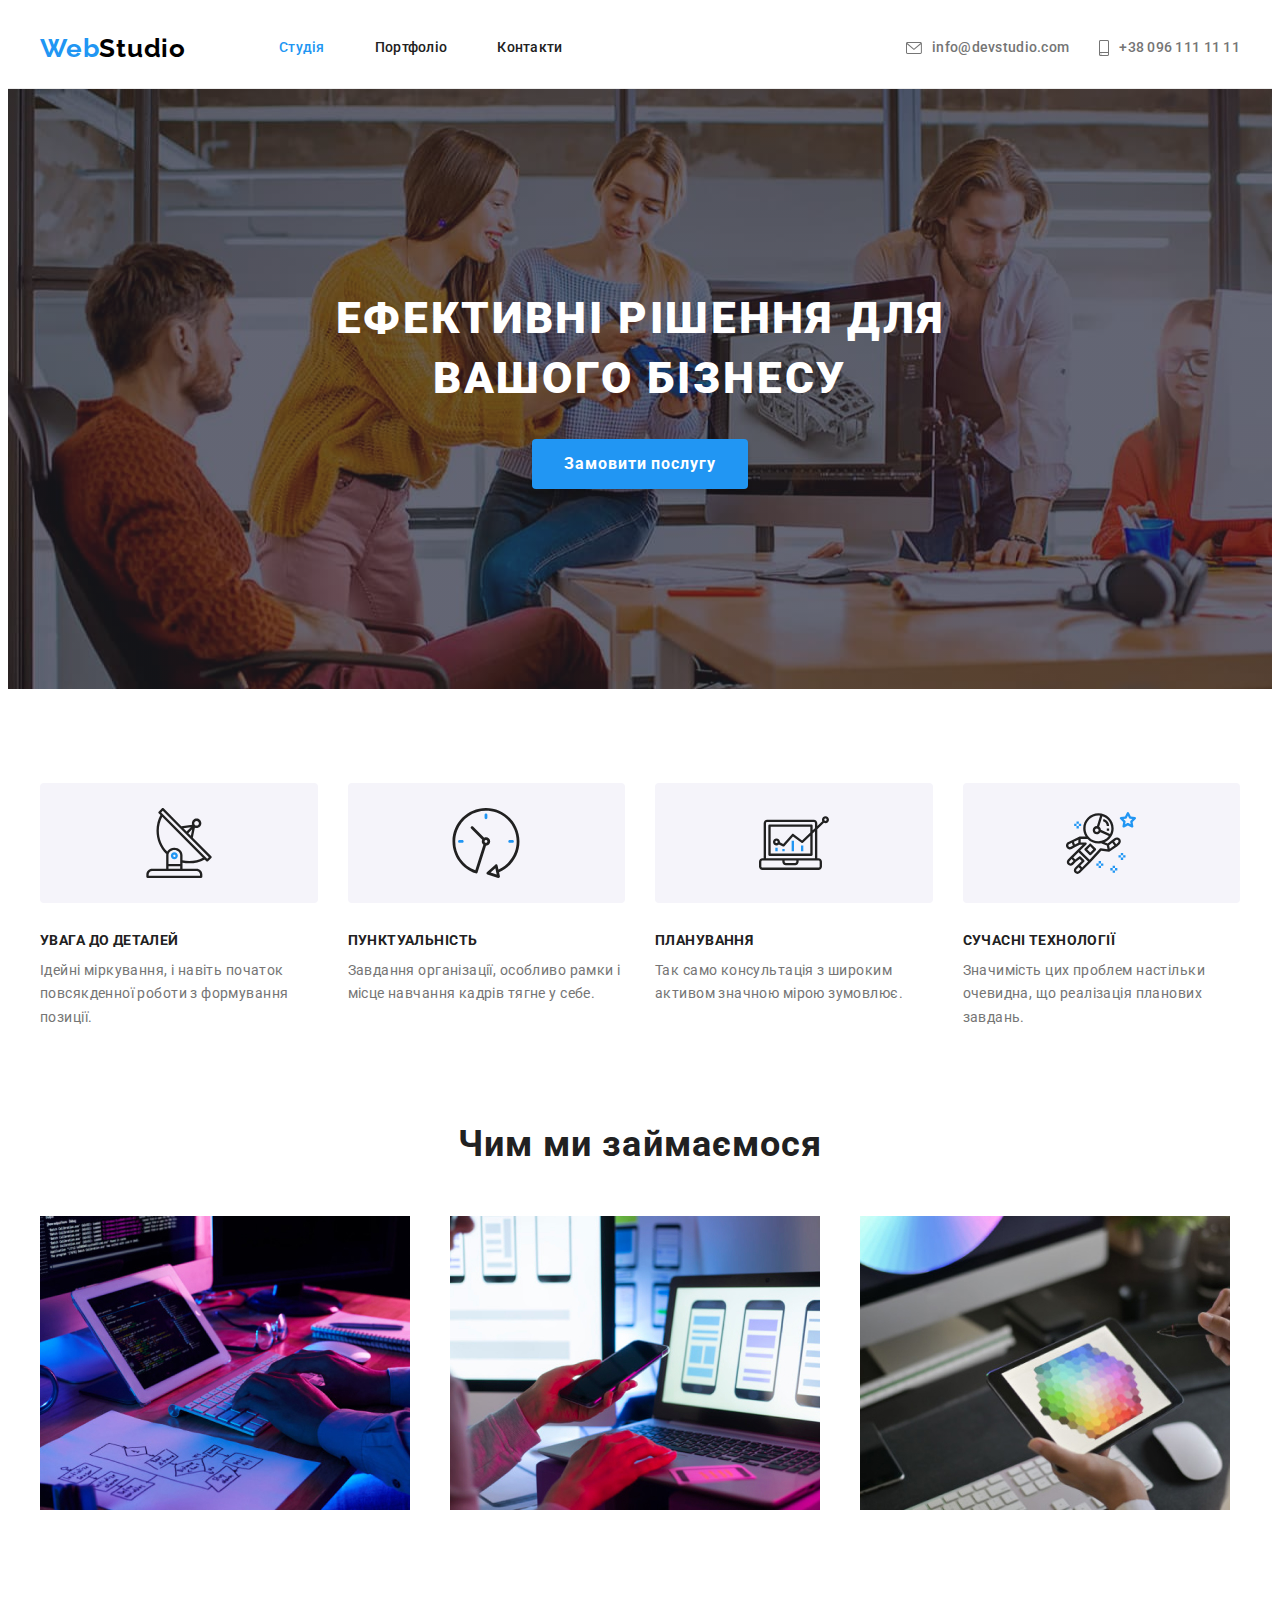
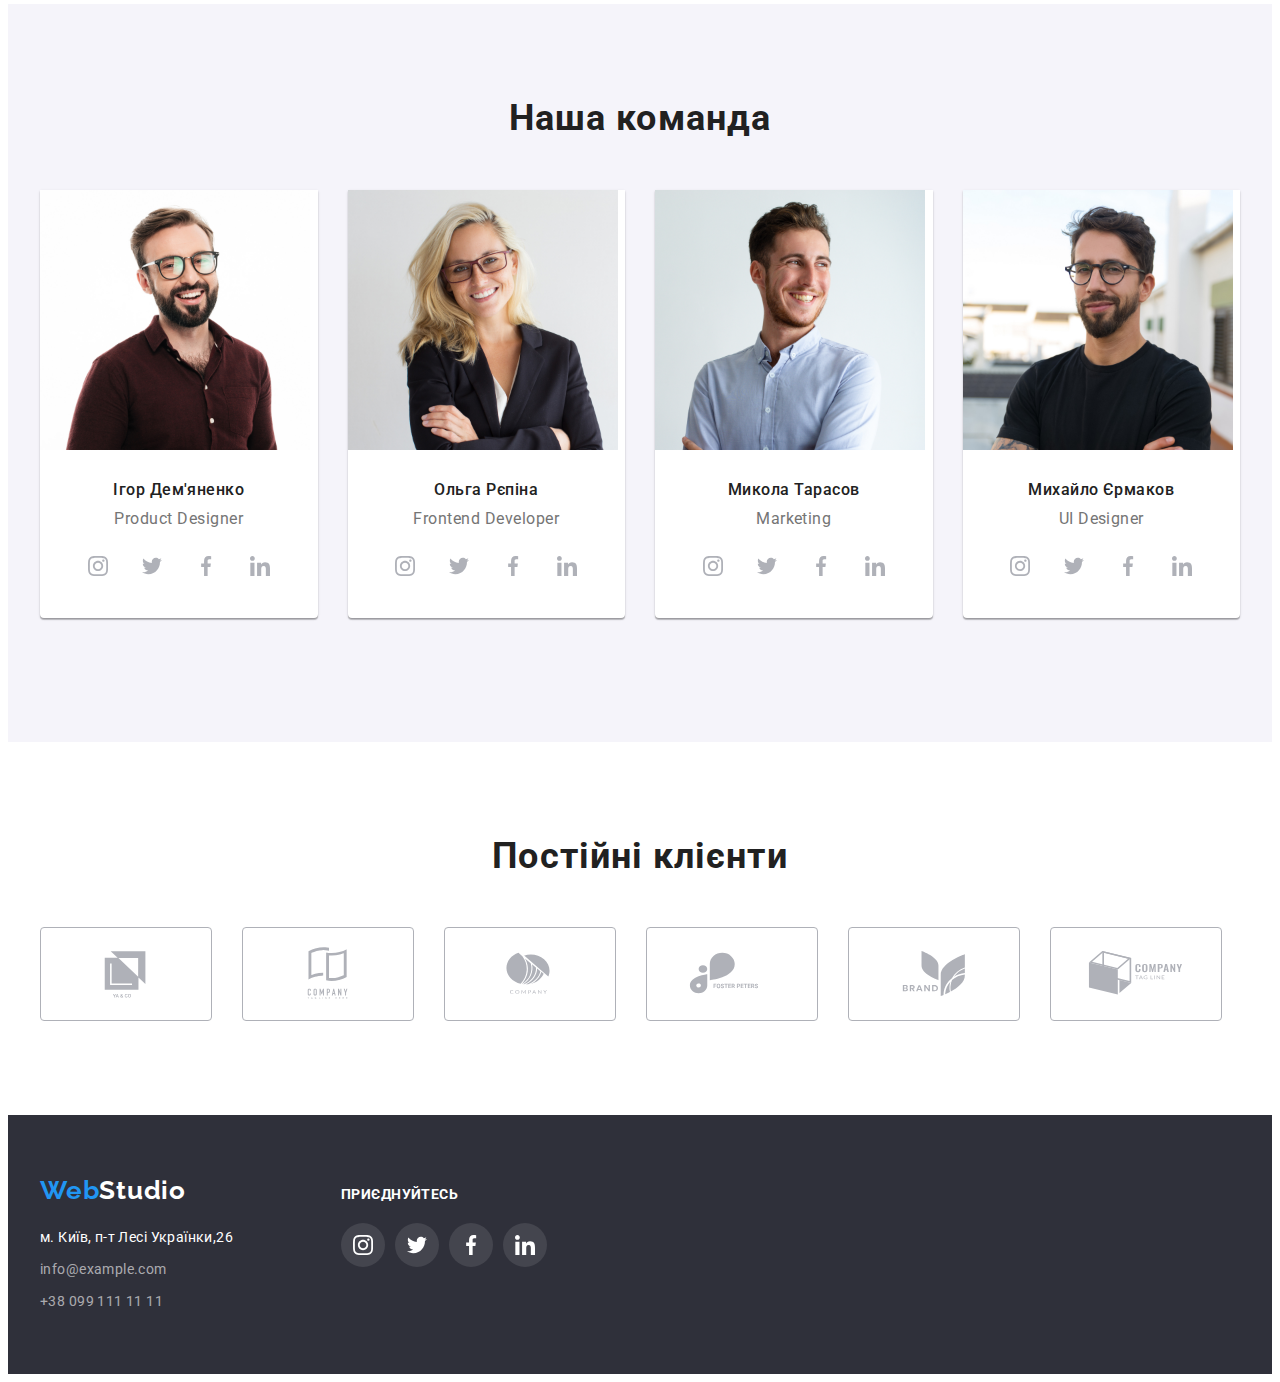
<file: index.html>
<!DOCTYPE html>
<html lang="uk">
  <head>
    <meta charset="UTF-8">
    <meta http-equiv="X-UA-Compatible" content="IE=edge">
    <meta name="viewport" content="width=device-width, initial-scale=1.0">
    <title>WebStudio</title>
    <link rel="preconnect" href="https://fonts.googleapis.com">
    <link rel="preconnect" href="https://fonts.gstatic.com" crossorigin>
    <link rel="preconnect" href="https://fonts.googleapis.com">
    <link rel="preconnect" href="https://fonts.gstatic.com" crossorigin>
    <link
      href="https://fonts.googleapis.com/css2?family=Raleway:wght@700&family=Roboto:wght@400;500;700&display=swap"
      rel="stylesheet">
    <link
      rel="stylesheet"
      href="https://cdnjs.cloudflare.com/ajax/libs/modern-normalize/1.1.0/modern-normalize.min.css"
      integrity="sha512-wpPYUAdjBVSE4KJnH1VR1HeZfpl1ub8YT/NKx4PuQ5NmX2tKuGu6U/JRp5y+Y8XG2tV+wKQpNHVUX03MfMFn9Q=="
      crossorigin="anonymous"
      referrerpolicy="no-referrer">
    <link rel="stylesheet" href="./css/styles.css">
  </head>

  <body>
    <!-- HEADER -->
    <header class="main-header">
      <div class="container page-header-container">
        <nav class="main-nav">
          <a class="logo link" href="./index.html" lang="en"
            >Web<span class="logo-dark">Studio</span></a
          >
          <ul class="main-menu">
            <li class="menu-item">
              <a class="menu-link link current" href="./index.html">Студія</a>
            </li>
            <li class="menu-item">
              <a class="menu-link link" href="./portfolio.html">Портфоліо</a>
            </li>
            <li class="menu-item">
              <a class="menu-link link" href="#">Контакти</a>
            </li>
          </ul>
        </nav>
        <ul class="header-contacts">
          <li class="header-contacts-item">
            <a class="header-contacts-link link" href="mailto:info@devstudio.com"
              >
              <svg class="header-contacts-icon" width="16" height="12">
                <use href="./images/icons.svg#icon-envelope"></use>
              </svg>info@devstudio.com</a>
          </li>
          <li class="header-contacts-item">
            <a class="header-contacts-link link" href="tel:+380961111111">
                <svg class="header-contacts-icon" width="10" height="16">
                    <use href="./images/icons.svg#icon-smartphone" ></use>
                </svg> +38 096 111 11 11</a>
          </li>
        </ul>
      </div>
    </header>

    <!--main-->
    <main>
      <!--hero-->
      <section class="hero bg-section-dark">
        <div class="container">
          <h1 class="hero-title">Ефективні рішення для вашого бізнесу</h1>
          <button class="hero-modal-btn" type="button">Замовити послугу</button>
        </div>
      </section>

      <section class="section">
        <div class="container">
          <h2 class="section-title visually-hidden">Наші переваги</h2>
          <ul class="advantages-list">
            <li class="advantages-item">
              <div class="advantages-wrapper">
                <svg class="advantages-icon">
                  <use href="./images/icons.svg#icon-antenna"></use>
                </svg>
              </div>
              <h3 class="advantages-title">УВАГА ДО ДЕТАЛЕЙ</h3>
              <p class="advantages-description">
                Ідейні міркування, і навіть початок повсякденної роботи з формування позиції.
              </p>
            </li>
            <li class="advantages-item">
              <div class="advantages-wrapper">
                <svg class="advantages-icon">
                  <use href="./images/icons.svg#icon-clock"></use>
                </svg>
              </div>
              <h3 class="advantages-title">ПУНКТУАЛЬНІСТЬ</h3>
              <p class="advantages-description">
                Завдання організації, особливо рамки і місце навчання кадрів тягне у себе.
              </p>
            </li>
            <li class="advantages-item">
              <div class="advantages-wrapper">
                <svg class="advantages-icon">
                  <use href="./images/icons.svg#icon-diagram"></use>
                </svg>
              </div>
              <h3 class="advantages-title">ПЛАНУВАННЯ</h3>
              <p class="advantages-description">
                Так само консультація з широким активом значною мірою зумовлює.
              </p>
            </li>
            <li class="advantages-item">
              <div class="advantages-wrapper">
                <svg class="advantages-icon">
                  <use href="./images/icons.svg#icon-astronaut"></use>
                </svg>
              </div>
              <h3 class="advantages-title">СУЧАСНІ ТЕХНОЛОГІЇ</h3>
              <p class="advantages-description">
                Значимість цих проблем настільки очевидна, що реалізація планових завдань.
              </p>
            </li>
          </ul>
        </div>
      </section>

      <section class="section skills-top">
        <div class="container">
          <h2 class="section-title">Чим ми займаємося</h2>
          <ul class="skills-list">
            <li class="skills-item">
              <img src="./images/box/box1.jpg" alt="Ілюстрація 1" width="370" height="294">
            </li>
            <li class="skills-item">
              <img src="./images/box/box2.jpg" alt="Ілюстрація 2" width="370" height="294">
            </li>
            <li class="skills-item">
              <img src="./images/box/box3.jpg" alt="Ілюстрація 3" width="370" height="294">
            </li>
          </ul>
        </div>
      </section>

      <!--team-->

      <section class="section bg-section-light">
        <div class="container">
          <h2 class="section-title">Наша команда</h2>
          <ul class="team-list">
            <li class="team-item">
              <img
                src="./images/team/productdesigner.jpg"
                alt="дизайнер"
                width="270"
                height="260">
              <div class="team-card-content-wrapper">
                <h3 class="team-title">Ігор Дем'яненко</h3>
                <p class="team-text" lang="en">Product Designer</p>

                <ul class="team-soc-list">
                  <li class="team-soc-item">
                    <a class="team-soc-link link" href="#">
                      <svg class="team-soc-icon">
                        <use href="./images/icons.svg#icon-instagram" width="20" height="20"></use>
                      </svg>
                    </a>
                  </li>
                  <li class="team-soc-item">
                    <a class="team-soc-link link" href="#">
                      <svg class="team-soc-icon">
                        <use href="./images/icons.svg#icon-twitter" width="20" height="20"></use>
                      </svg>
                    </a>
                  </li>
                  <li class="team-soc-item">
                    <a class="team-soc-link link" href="#">
                      <svg class="team-soc-icon">
                        <use href="./images/icons.svg#icon-facebook" width="20" height="20"></use>
                      </svg>
                    </a>
                  </li>
                  <li class="team-soc-item">
                    <a class="team-soc-link link" href="#">
                      <svg class="team-soc-icon">
                        <use href="./images/icons.svg#icon-linkedin" width="20" height="20"></use>
                      </svg>
                    </a>
                  </li>
                </ul>
              </div>
            </li>
            <li class="team-item">
              <img
                src="./images/team/frontenddeveloper.jpg"
                alt="девелопер"
                width="270"
                height="260">
              <div class="team-card-content-wrapper">
                <h3 class="team-title">Ольга Рєпіна</h3>
                <p class="team-text" lang="en">Frontend Developer</p>
                <ul class="team-soc-list">
                  <li class="team-soc-item">
                    <a class="team-soc-link link" href="#">
                      <svg class="team-soc-icon">
                        <use href="./images/icons.svg#icon-instagram" width="20" height="20"></use>
                      </svg>
                    </a>
                  </li>
                  <li class="team-soc-item">
                    <a class="team-soc-link link" href="#">
                      <svg class="team-soc-icon">
                        <use href="./images/icons.svg#icon-twitter" width="20" height="20"></use>
                      </svg>
                    </a>
                  </li>
                  <li class="team-soc-item">
                    <a class="team-soc-link link" href="#">
                      <svg class="team-soc-icon">
                        <use href="./images/icons.svg#icon-facebook" width="20" height="20"></use>
                      </svg>
                    </a>
                  </li>
                  <li class="team-soc-item">
                    <a class="team-soc-link link" href="#">
                      <svg class="team-soc-icon">
                        <use href="./images/icons.svg#icon-linkedin" width="20" height="20"></use>
                      </svg>
                    </a>
                  </li>
                </ul>
              </div>
            </li>
            <li class="team-item">
              <img src="./images/team/marketing.jpg" alt="маркетолог" width="270" height="260">
              <div class="team-card-content-wrapper">
                <h3 class="team-title">Микола Тарасов</h3>
                <p class="team-text" lang="en">Marketing</p>
                <ul class="team-soc-list">
                  <li class="team-soc-item">
                    <a class="team-soc-link link" href="#">
                      <svg class="team-soc-icon">
                        <use href="./images/icons.svg#icon-instagram" width="20" height="20"></use>
                      </svg>
                    </a>
                  </li>
                  <li class="team-soc-item">
                    <a class="team-soc-link link" href="#">
                      <svg class="team-soc-icon">
                        <use href="./images/icons.svg#icon-twitter" width="20" height="20"></use>
                      </svg>
                    </a>
                  </li>
                  <li class="team-soc-item">
                    <a class="team-soc-link link" href="#">
                      <svg class="team-soc-icon">
                        <use href="./images/icons.svg#icon-facebook" width="20" height="20"></use>
                      </svg>
                    </a>
                  </li>
                  <li class="team-soc-item">
                    <a class="team-soc-link link" href="#">
                      <svg class="team-soc-icon">
                        <use href="./images/icons.svg#icon-linkedin" width="20" height="20"></use>
                      </svg>
                    </a>
                  </li>
                </ul>
              </div>
            </li>
            <li class="team-item">
              <img src="./images/team/uidesigner.jpg" alt="дизайнер" width="270" height="260">
              <div class="team-card-content-wrapper">
                <h3 class="team-title">Михайло Єрмаков</h3>
                <p class="team-text" lang="en">UI Designer</p>
                <ul class="team-soc-list">
                  <li class="team-soc-item">
                    <a class="team-soc-link link" href="#">
                      <svg class="team-soc-icon">
                        <use href="./images/icons.svg#icon-instagram" width="20" height="20"></use>
                      </svg>
                    </a>
                  </li>
                  <li class="team-soc-item">
                    <a class="team-soc-link link" href="#">
                      <svg class="team-soc-icon">
                        <use href="./images/icons.svg#icon-twitter" width="20" height="20"></use>
                      </svg>
                    </a>
                  </li>
                  <li class="team-soc-item">
                    <a class="team-soc-link link" href="#">
                      <svg class="team-soc-icon">
                        <use href="./images/icons.svg#icon-facebook" width="20" height="20"></use>
                      </svg>
                    </a>
                  </li>
                  <li class="team-soc-item">
                    <a class="team-soc-link link" href="#">
                      <svg class="team-soc-icon">
                        <use href="./images/icons.svg#icon-linkedin" width="20" height="20"></use>
                      </svg>
                    </a>
                  </li>
                </ul>
              </div>
            </li>
          </ul>
        </div>
      </section>

      <section class="section clients">
        <div class="container">
          <h2 class="section-title">Постійні клієнти</h2>

          <ul class="clients-list">
            <li class="clients-item">
              <a class="clients-link" href="#" target="_blank" rel="noopener noreferrer nofollow">
                <svg class="clients-icon">
                  <use href="./images/icons.svg#icon-Logo-client-1" width="106" height="60"></use>
                </svg>
              </a>
            </li>

            <li class="clients-item">
              <a class="clients-link" href="#" target="_blank" rel="noopener noreferrer nofollow">
                <svg class="clients-icon">
                  <use href="./images/icons.svg#icon-Logo-client-2" width="106" height="60"></use>
                </svg>
              </a>
            </li>

            <li class="clients-item">
              <a class="clients-link" href="#" target="_blank" rel="noopener noreferrer nofollow">
                <svg class="clients-icon">
                  <use href="./images/icons.svg#icon-Logo-client-3" width="106" height="60"></use>
                </svg>
              </a>
            </li>

            <li class="clients-item">
              <a class="clients-link" href="#" target="_blank" rel="noopener noreferrer nofollow">
                <svg class="clients-icon">
                  <use href="./images/icons.svg#icon-Logo-client-4" width="106" height="60"></use>
                </svg>
              </a>
            </li>

            <li class="clients-item">
              <a class="clients-link" href="#" target="_blank" rel="noopener noreferrer nofollow">
                <svg class="clients-icon">
                  <use href="./images/icons.svg#icon-Logo-client-5" width="106" height="60" ></use>
                </svg>
              </a>
            </li>

            <li class="clients-item">
              <a class="clients-link" href="#" target="_blank" rel="noopener noreferrer nofollow">
                <svg class="clients-icon">
                  <use href="./images/icons.svg#icon-Logo-client-6" width="106" height="60"></use>
                </svg>
              </a>
            </li>
          </ul>
        </div>
      </section>
    </main>

    <!--footer-->
    <footer class="footer">
      <div class="container">
        <!-- CONTACTS -->
        <div class="footer-wrap">
            <div class="footer-contacts">
               <a class="logo link" href="./index.html" lang="en"
               >Web<span class="logo-light">Studio</span></a>
               <address class="address">
                  <ul class="footer-contacts-list">
                    <li class="footer-contacts-item">
                      <a class="footer-contacts-link contacts-address"
                         href="https://goo.gl/maps/dxJ9UZrQX6qSwttMA"
                         target="_blank"
                         rel="noopener noreferrer nofollow"
                        >м. Київ, п-т Лесі Українки,26</a>
                    </li>
                    <li class="footer-contacts-item">
                       <a class="footer-contacts-link contacts-link" href="mailto:info@example.com"
                       >info@example.com</a>
                    </li>
                    <li class="footer-contacts-item">
                    <a class="footer-contacts-link contacts-link" href="tel:+380991111111"
                       >+38 099 111 11 11</a>
                    </li>
                 </ul>
               </address>
            </div>
    
            <div class="soc-contact">
              <h3 class="soc-contact-title">приєднуйтесь</h3>
                 <ul class="soc-contact-list">
                    <li class="soc-contact-item">
                      <a class="soc-contact-link" href="#" target="_blank" rel="noopener noreferrer nofollow">
                       <svg class="soc-contact-icon">
                        <use href="./images/icons.svg#icon-instagram-social" width="20px" height="20px"></use>
                       </svg>
                      </a>
                    </li>
                    <li class="soc-contact-item">
                      <a class="soc-contact-link" href="#" target="_blank" rel="noopener noreferrer nofollow">
                      <svg class="soc-contact-icon">
                        <use href="./images/icons.svg#icon-twitter-social" width="20px" height="20px"></use>
                       </svg>
                      </a>
                    </li>
                    <li class="soc-contact-item">
                       <a class="soc-contact-link" href="#" target="_blank" rel="noopener noreferrer nofollow">
                        <svg class="soc-contact-icon">
                         <use href="./images/icons.svg#icon-facebook-social" width="20px" height="20px"></use>
                       </svg>
                       </a>
                    </li>
                    <li class="soc-contact-item">
                       <a class="soc-contact-link" href="#" target="_blank" rel="noopener noreferrer nofollow">
                        <svg class="soc-contact-icon">
                          <use href="./images/icons.svg#icon-linkedin-social" width="20px" height="20px"></use>
                        </svg>
                       </a>
                    </li>
                </ul>
           </div>
        </div>
      </div>
    </footer>
  </body>
</html>
</file>
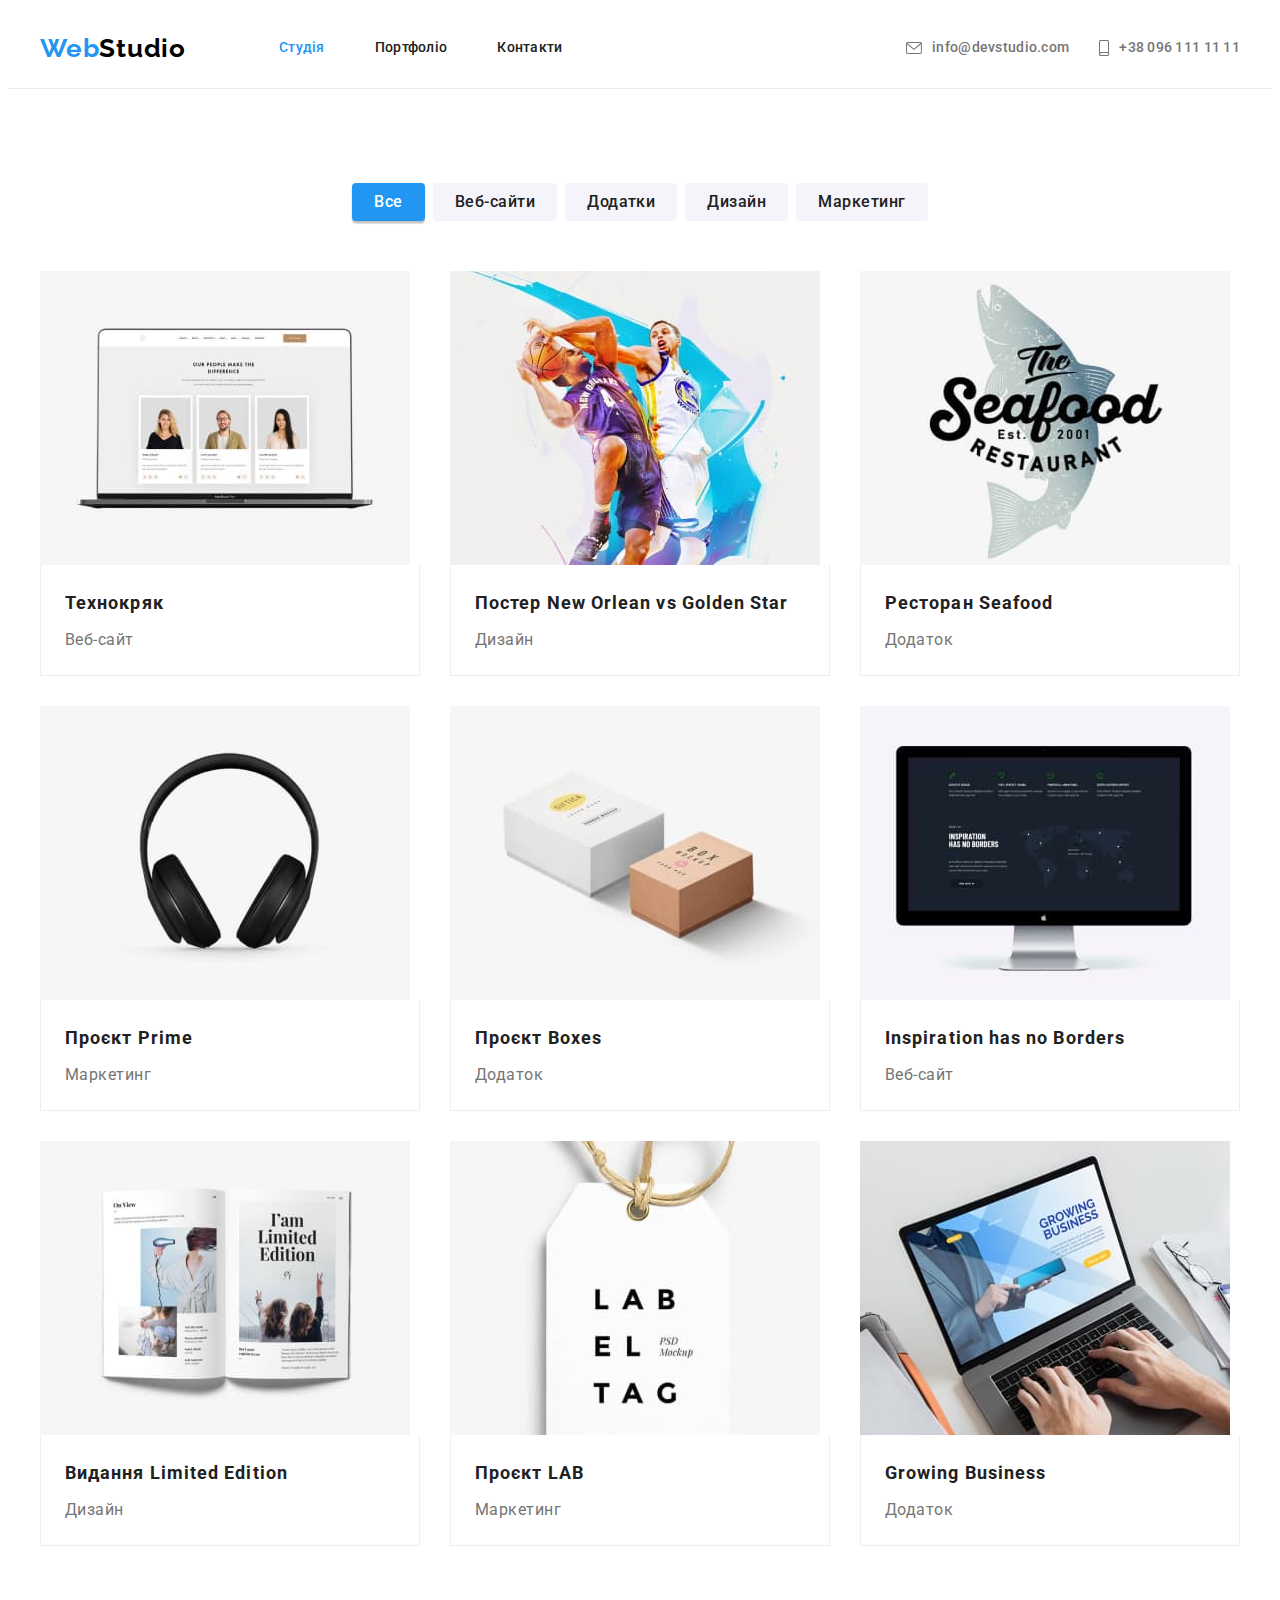
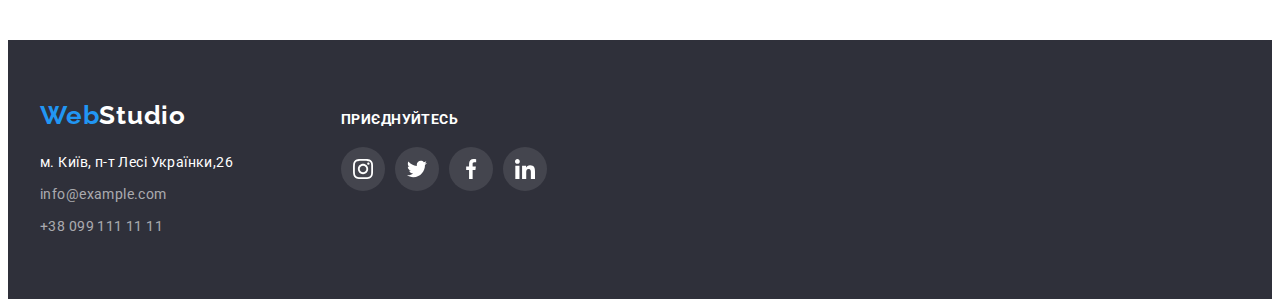
<file: portfolio.html>
<!DOCTYPE html>
<html lang="uk">
<head>
    <meta charset="UTF-8">
    <meta http-equiv="X-UA-Compatible" content="IE=edge">
    <meta name="viewport" content="width=device-width, initial-scale=1.0">
    <title>Портфоліо</title>
    <link rel="preconnect" href="https://fonts.googleapis.com">
    <link rel="preconnect" href="https://fonts.gstatic.com" crossorigin>
    <link
      href="https://fonts.googleapis.com/css2?family=Raleway:wght@700&family=Roboto:wght@400;500;700&display=swap"
      rel="stylesheet">
    <link rel="stylesheet" href="https://cdnjs.cloudflare.com/ajax/libs/modern-normalize/1.1.0/modern-normalize.min.css" integrity="sha512-wpPYUAdjBVSE4KJnH1VR1HeZfpl1ub8YT/NKx4PuQ5NmX2tKuGu6U/JRp5y+Y8XG2tV+wKQpNHVUX03MfMFn9Q==" crossorigin="anonymous" referrerpolicy="no-referrer">
    <link rel="stylesheet" href="./css/styles.css">
</head>

<body>
    <!-- HEADER -->
    <header class="main-header">
        <div class="container page-header-container">
          <nav class="main-nav">
            <a class="logo link" href="./index.html" lang="en"
              >Web<span class="logo-dark">Studio</span></a
            >
            <ul class="main-menu">
              <li class="menu-item">
                <a class="menu-link link current" href="./index.html">Студія</a>
              </li>
              <li class="menu-item">
                <a class="menu-link link" href="./portfolio.html">Портфоліо</a>
              </li>
              <li class="menu-item">
                <a class="menu-link link" href="#">Контакти</a>
              </li>
            </ul>
          </nav>
          <ul class="header-contacts">
            <li class="header-contacts-item">
              <a class="header-contacts-link link" href="mailto:info@devstudio.com"
                >
                <svg class="header-contacts-icon" width="16" height="12">
                  <use href="./images/icons.svg#icon-envelope"></use>
                </svg>info@devstudio.com</a>
            </li>
            <li class="header-contacts-item">
              <a class="header-contacts-link link" href="tel:+380961111111">
                  <svg class="header-contacts-icon" width="10" height="16">
                      <use href="./images/icons.svg#icon-smartphone" ></use>
                  </svg> +38 096 111 11 11</a>
            </li>
          </ul>
        </div>
      </header>

    <!-- MAIN -->
    <main>

        <!-- PORTFOLIO -->
        <section class="section">
            <div class="container">
                <h1 class="main-title visually-hidden">Портфоліо</h1>

                <ul class="porfolio-select">
                    <li class="select-item">
                        <button class="portfolio-select-btn portfolio-active-btn" type="button">Все</button>
                    </li>
                    <li class="select-item">
                        <button class="portfolio-select-btn" type="button">Веб-сайти</button>
                    </li>
                    <li class="select-item">
                        <button class="portfolio-select-btn" type="button">Додатки</button>
                    </li>
                    <li class="select-item">
                        <button class="portfolio-select-btn" type="button">Дизайн</button>
                    </li>
                    <li class="select-item">
                        <button class="portfolio-select-btn" type="button">Маркетинг</button>
                    </li>
                </ul>

                <ul class="porfolio-list">
                    <li class="porfolio-item">
                        <a class="portfolio-link" href="#" target="_blank" rel="noopener noreferrer nofollow">
                        <img src="./images/portfolio/techno.jpg" alt="Веб-сайт Технокряк" width="370" height="294">
                        <div class="portfolio-card-content-wrapper">
                            <h2 class="porfolio-item-title">Технокряк</h2>
                            <p class="portfolio-item-description">Веб-сайт</p>
                        </div>
                    </a>
                    </li>
                    <li class="porfolio-item">
                        <a class="portfolio-link" href="#" target="_blank" rel="noopener noreferrer nofollow">
                        <img src="./images/portfolio/star.jpg" alt="Постер New Orlean vs Golden Star" width="370" height="294">
                        <div class="portfolio-card-content-wrapper">
                            <h2 class="porfolio-item-title">Постер New Orlean vs Golden Star</h2>
                            <p class="portfolio-item-description">Дизайн</p>       
                        </div>
                    </a>
                    </li>
                    <li class="porfolio-item">
                        <a class="portfolio-link" href="#" target="_blank" rel="noopener noreferrer nofollow">
                        <img src="./images/portfolio/seafood.jpg" alt="Додаток для ресторана Seafood " width="370" height="294">
                        <div class="portfolio-card-content-wrapper">
                            <h2 class="porfolio-item-title">Ресторан Seafood</h2>
                            <p class="portfolio-item-description">Додаток</p>                 
                        </div>
                    </a>
                    </li>
                    <li class="porfolio-item">
                        <a class="portfolio-link" href="#" target="_blank" rel="noopener noreferrer nofollow">
                        <img src="./images/portfolio/prime.jpg" alt="Маркетинг прокєту Prime " width="370" height="294">
                        <div class="portfolio-card-content-wrapper">
                            <h2 class="porfolio-item-title">Проєкт Prime</h2>
                            <p class="portfolio-item-description">Маркетинг</p>
                        </div>
                    </a>
                    </li>
                    <li class="porfolio-item">
                        <a class="portfolio-link" href="#" target="_blank" rel="noopener noreferrer nofollow">
                        <img src="./images/portfolio/boxes.jpg" alt="Додаток проекту Boxes" width="370" height="294">
                        <div class="portfolio-card-content-wrapper">
                            <h2 class="porfolio-item-title">Проєкт Boxes</h2>
                            <p class="portfolio-item-description">Додаток</p>    
                        </div>
                    </a>
                    </li>
                    <li class="porfolio-item">
                        <a class="portfolio-link" href="#" target="_blank" rel="noopener noreferrer nofollow">
                        <img src="./images/portfolio/inspiration.jpg" alt="Веб-сайт Inspiration has no Borders" width="370" height="294">
                        <div class="portfolio-card-content-wrapper">
                            <h2 class="porfolio-item-title">Inspiration has no Borders</h2>
                            <p class="portfolio-item-description">Веб-сайт</p>   
                        </div>
                    </a>
                    </li>
                    <li class="porfolio-item">
                        <a class="portfolio-link" href="#" target="_blank" rel="noopener noreferrer nofollow">
                        <img src="./images/portfolio/limited.jpg" alt="Дизайн видання Limited Edition " width="370" height="294">
                        <div class="portfolio-card-content-wrapper">
                            <h2 class="porfolio-item-title">Видання Limited Edition</h2>
                            <p class="portfolio-item-description">Дизайн</p>           
                        </div>
                    </a>
                    </li>
                    <li class="porfolio-item">
                        <a class="portfolio-link" href="#" target="_blank" rel="noopener noreferrer nofollow">
                        <img src="./images/portfolio/lab.jpg" alt="Маркетинг проєкту LAB" width="370" height="294">
                        <div class="portfolio-card-content-wrapper">
                            <h2 class="porfolio-item-title">Проєкт LAB</h2>
                            <p class="portfolio-item-description">Маркетинг</p>        
                        </div>
                    </a>
                    </li>
                    <li class="porfolio-item">
                        <a class="portfolio-link" href="#" target="_blank" rel="noopener noreferrer nofollow">
                        <img src="./images/portfolio/growing.jpg" alt="Додаток Growing Business" width="370" height="294">
                        <div class="portfolio-card-content-wrapper">
                            <h2 class="porfolio-item-title">Growing Business</h2>
                            <p class="portfolio-item-description">Додаток</p>
                        </div>
                    </a>
                    </li>   
                </ul>
            </div>
        </section>

    </main>

    <footer class="footer">
        <div class="container">
          <!-- CONTACTS -->
          <div class="footer-wrap">
              <div class="footer-contacts">
                 <a class="logo link" href="./index.html" lang="en"
                 >Web<span class="logo-light">Studio</span></a>
                 <address class="address">
                    <ul class="footer-contacts-list">
                      <li class="footer-contacts-item">
                        <a class="footer-contacts-link contacts-address"
                           href="https://goo.gl/maps/dxJ9UZrQX6qSwttMA"
                           target="_blank"
                           rel="noopener noreferrer nofollow"
                          >м. Київ, п-т Лесі Українки,26</a>
                      </li>
                      <li class="footer-contacts-item">
                         <a class="footer-contacts-link contacts-link" href="mailto:info@example.com"
                         >info@example.com</a>
                      </li>
                      <li class="footer-contacts-item">
                      <a class="footer-contacts-link contacts-link" href="tel:+380991111111"
                         >+38 099 111 11 11</a>
                      </li>
                   </ul>
                 </address>
              </div>
      
              <div class="soc-contact">
                <h3 class="soc-contact-title">приєднуйтесь</h3>
                   <ul class="soc-contact-list">
                      <li class="soc-contact-item">
                        <a class="soc-contact-link" href="#" target="_blank" rel="noopener noreferrer nofollow">
                         <svg class="soc-contact-icon">
                          <use href="./images/icons.svg#icon-instagram-social" width="20px" height="20px"></use>
                         </svg>
                        </a>
                      </li>
                      <li class="soc-contact-item">
                        <a class="soc-contact-link" href="#" target="_blank" rel="noopener noreferrer nofollow">
                        <svg class="soc-contact-icon">
                          <use href="./images/icons.svg#icon-twitter-social" width="20px" height="20px"></use>
                         </svg>
                        </a>
                      </li>
                      <li class="soc-contact-item">
                         <a class="soc-contact-link" href="#" target="_blank" rel="noopener noreferrer nofollow">
                          <svg class="soc-contact-icon">
                           <use href="./images/icons.svg#icon-facebook-social" width="20px" height="20px"></use>
                         </svg>
                         </a>
                      </li>
                      <li class="soc-contact-item">
                         <a class="soc-contact-link" href="#" target="_blank" rel="noopener noreferrer nofollow">
                          <svg class="soc-contact-icon">
                            <use href="./images/icons.svg#icon-linkedin-social" width="20px" height="20px"></use>
                          </svg>
                         </a>
                      </li>
                  </ul>
             </div>
          </div>
        </div>
    </footer>

</body>
</html>
</file>
<file: css/styles.css>
:root {
  --accent-color: #2196f3;
  --primary-font-color: #212121;
  --secondary-font-color: #757575;
  --font-color-white: #ffffff;

  --logo-color-dark: #000000;
  --logo-color-light: #ffffff;

  --hero-btn: #2196f3;
  --hero-btn-hover: #188ce8;

  --portfolio-btn: #f5f4fa;
  --portfolio-select-hover: #2196f3;
  --portfolio-select-active: #2196f3;

  --bg-primary: #ffffff;
  --bg-section-dark: #2f303a;
  --bg-section-light: #f5f4fa;
  --bg-footer: #2f303a;

  --footer-font-white: #ffffff;
  --footer-font-white-transparent: rgba(255, 255, 255, 0.6);
}

body {
  font-family: 'Roboto', sans-serif;
  color: var(--primary-font-color);
}

h1,
h2,
h3,
h4,
h5,
h6,
p {
  margin-top: 0;
  margin-bottom: 0;
}

ul,
ol {
  margin-top: 0;
  margin-bottom: 0;
  padding-left: 0;
  list-style: none;
}

img {
  display: block;
  max-width: 100%;
  height: auto;
}

button {
  font: inherit;
  cursor: pointer;
  border: none;
  border-radius: 4px;
}

a {
  text-decoration: none;
}

.visually-hidden {
  position: absolute;
  width: 1px;
  height: 1px;
  margin: -1px;
  border: 0;
  padding: 0;
  white-space: nowrap;
  clip-path: inset(100%);
  clip: rect(0 0 0 0);
  overflow: hidden;
}

.container {
  width: 1200px;
  padding-left: 15px;
  padding-right: 15px;
  margin-left: auto;
  margin-right: auto;
}

/* -------------------- HEADER -------------------- */

.main-header {
  border-bottom: 1px solid #ececec;
}

.page-header-container {
  display: flex;
  align-items: center;
  justify-content: space-between;
}

.main-nav {
  display: flex;
  align-items: center;
}

.main-menu,
.header-contacts {
  display: flex;
}

.header-contacts-item:not(:last-child) {
  display: flex;
  align-items: center;
  margin-right: 30px;
}
.main-menu .menu-item:not(:last-child) {
  margin-right: 50px;
}

.logo {
  font-family: 'Raleway', sans-serif;
  color: var(--accent-color);
  font-weight: 700;
  font-size: 26px;
  line-height: 1.19;
  letter-spacing: 0.03em;
  margin-right: 93px;
}

.logo-dark {
  color: var(--logo-color-dark);
}

.logo-light {
  color: var(--logo-color-light);
}

.menu-link {
  display: block;
  padding-top: 32px;
  padding-bottom: 32px;
  font-weight: 500;
  font-size: 14px;
  line-height: 1.14;
  letter-spacing: 0.02em;
  color: var(--primary-font-color);
}

.menu-link:hover,
.menu-link:focus {
  color: var(--accent-color);
}

.header-contacts-link {
    display: flex;
    align-items:center;
    padding-top: 32px;
    padding-bottom: 32px;
    font-weight: 500;
    font-size: 14px;
    line-height: 1.14;
    letter-spacing: 0.02em;
    color: var(--secondary-font-color);
}

.header-contacts-link:hover,
.header-contacts-link:focus {
    color: var(--accent-color);
}

.header-contacts-icon {
    margin-right: 10px;
    fill: currentColor;
}

.header-contacts-link:hover .header-contacts-icon,
.header-contacts-link:focus .header-contacts-icon {
  fill: var(--accent-color);
}


/* -------------------- /HEADER -------------------- */

/* -------------------- SECTION -------------------- */

.section {
  padding-top: 94px;
  padding-bottom: 94px;
}

.bg-section-dark {
  background-color: var(--bg-section-dark);
  background-image: linear-gradient(rgba(47, 48, 58, 0.4), rgba(47, 48, 58, 0.4)),
    url(../images/hero-image.jpg);
  max-width: 1600px;
  margin: 0 auto;
}

.bg-section-light {
  background-color: var(--bg-section-light);
}

.current {
  color: var(--accent-color);
}

.section-title {
  font-weight: 700;
  font-size: 36px;
  line-height: 1.16;
  text-align: center;
  letter-spacing: 0.03em;
  color: var(--primary-font-color);
  margin-bottom: 50px;
}

/* -------------------- /SECTION -------------------- */

/* -------------------- /BUTTONS -------------------- */

.hero-modal-btn {
  display: block;
  margin-left: auto;
  margin-right: auto;
  min-width: 200px;
  padding-top: 10px;
  padding-right: 32px;
  padding-bottom: 10px;
  padding-left: 32px;

  font-family: inherit;
  font-weight: 700;
  font-size: 16px;
  line-height: 1.88;
  align-items: center;
  text-align: center;
  letter-spacing: 0.06em;

  color: var(--font-color-white);
  background-color: var(--hero-btn);
  box-shadow: 0px 4px 4px rgba(0, 0, 0, 0.15);
}

.hero-modal-btn:hover,
.hero-modal-btn:focus {
  background-color: var(--hero-btn-hover);
}

.portfolio-select-btn {
  font-weight: 500;
  font-size: 16px;
  line-height: 1.62;
  text-align: center;
  letter-spacing: 0.03em;
  color: var(--primary-font-color);
  background-color: var(--portfolio-btn);
  padding-top: 6px;
  padding-bottom: 6px;
  padding-left: 22px;
  padding-right: 22px;
}

.portfolio-select-btn:hover,
.portfolio-select-btn:focus {
  color: var(--font-color-white);
  background-color: var(--portfolio-select-hover);
  box-shadow: 0px 3px 1px rgba(0, 0, 0, 0.1), 0px 1px 2px rgba(0, 0, 0, 0.08),
    0px 2px 2px rgba(0, 0, 0, 0.12);
}

.portfolio-active-btn {
  color: var(--font-color-white);
  background-color: var(--accent-color);
  box-shadow: 0px 3px 1px rgba(0, 0, 0, 0.1), 0px 1px 2px rgba(0, 0, 0, 0.08),
    0px 2px 2px rgba(0, 0, 0, 0.12);
}

/* -------------------- /BUTTONS -------------------- */

/* -------------------- HERO -------------------- */

.hero {
  padding-top: 200px;
  padding-bottom: 200px;
}

.hero-title {
  font-weight: 900;
  font-size: 44px;
  line-height: 1.36;
  text-align: center;
  letter-spacing: 0.06em;
  text-transform: uppercase;
  color: var(--font-color-white);
  margin-bottom: 30px;
  width: 696px;
  margin-right: auto;
  margin-left: auto;
}

/* -------------------- /HERO -------------------- */

/* -------------------- ADVANTAGES -------------------- */

.skills-top {
  padding-top: 0;
}

.advantages-list {
  display: flex;
  flex-wrap: wrap;
}

.advantages-item {
  flex-basis: calc((100% - 90px) / 4);
}

.advantages-item:not(:nth-child(4n)) {
  margin-right: 30px;
}

.advantages-item:not(:nth-last-child(-n + 4)) {
  margin-bottom: 30px;
}

.advantages-wrapper {
  height: 120px;
  background-color: #f5f4fa;
  margin-bottom: 30px;
  gap: 30px;
  display: flex;
  justify-content: center;
  align-items: center;
  border-radius: 4px;
}

.advantages-icon {
  width: 70px;
  height: 70px;
}

.advantages-title {
  font-weight: 700;
  font-size: 14px;
  line-height: 1.14;
  letter-spacing: 0.03em;
  text-transform: uppercase;
  color: var(--primary-font-color);
  margin-bottom: 10px;
}

.advantages-description {
  font-size: 14px;
  line-height: 1.7;
  letter-spacing: 0.03em;
  color: var(--secondary-font-color);
}

/* -------------------- /ADVANTAGES -------------------- */

/* -------------------- SKILLS -------------------- */

.skills-list {
  display: flex;
  flex-wrap: wrap;
}

.skills-item {
  flex-basis: calc((100% - 60px) / 3);
}

.skills-item:not(:nth-child(3n)) {
  margin-right: 30px;
}

.skills-item:not(:nth-last-child(-n + 3)) {
  margin-bottom: 30px;
}

/* -------------------- /SKILLS -------------------- */

/* -------------------- TEAM -------------------- */

.team-title {
  font-weight: 500;
  font-size: 16px;
  line-height: 1.19;
  text-align: center;
  letter-spacing: 0.03em;
  color: var(--primary-font-color);
  margin-bottom: 10px;
}
.team-text {
  font-size: 16px;
  line-height: 1.19;
  text-align: center;
  letter-spacing: 0.03em;
  color: var(--secondary-font-color);
  margin-bottom: 16px;
}

.team-soc-list {
  display: flex;
  justify-content: center;
  gap: 10px;
}

.team-soc-item {
  width: 44px;
  height: 44px;
}

.team-soc-link {
  display: flex;
  align-items: center;
  justify-content: center;
  border-radius: 50%;
  width: 100%;
  height: 100%;
  fill: #afb1b8;
  transition: background-color 250ms cubic-bezier(0.4, 0, 0.2, 1);
}

.team-soc-link:hover,
.team-soc-link:focus {
  fill: #fff;
  background-color: #2196f3;
}

.team-soc-icon {
  width: 20px;
  height: 20px;
}

.team-list {
  display: flex;
  flex-wrap: wrap;
  padding: 0;
  margin: 0;
}

.team-item {
  flex-basis: calc((100% - 90px) / 4);
  background-color: var(--bg-primary);
  box-shadow: 0px 1px 3px rgba(0, 0, 0, 0.12), 0px 1px 1px rgba(0, 0, 0, 0.14),
    0px 2px 1px rgba(0, 0, 0, 0.2);
  border-radius: 0px 0px 4px 4px;
}

.team-item:not(:nth-child(4n)) {
  margin-right: 30px;
}

.team-item:not(:nth-last-child(-n)) {
  margin-bottom: 30px;
}

.team-card-content-wrapper {
  padding-top: 30px;
  padding-bottom: 30px;
}

/* -------------------- /TEAM -------------------- */
/* --------------CLIENTS------------------------ */

.clients {
}

.clients-list {
  display: flex;
  gap: 30px;
}
.clients-item {
}
.clients-link {
  display: flex;
  justify-content: center;
  align-items: center;
  width: 170px;
  height: 92px;
  border: 1px solid #afb1b8;
  color: #afb1b8;
  border-radius: 4px;
}

.clients-link:hover,
.clients-link:focus {
  border: 1px solid #2196f3;
  fill: var(--accent-color);
}
.clients-icon {
  width: 106px;
  height: 60px;
  fill: currentColor;
}
.clients-link:hover .clients-icon,
.clients-link:focus .clients-icon {
  fill: #2196f3;
}
/* -------------------- PORTFOLIO -------------------- */

.porfolio-select {
  display: flex;
  justify-content: center;
  margin-bottom: 50px;
}

.select-item:not(:last-child) {
  margin-right: 8px;
}

.porfolio-list {
  display: flex;
  flex-wrap: wrap;
  
}

.porfolio-item {
  flex-basis: calc((100% - 60px) / 3);
}

.porfolio-item:not(:nth-child(3n)) {
  margin-right: 30px;
}

.porfolio-item:not(:nth-last-child(-n + 3)) {
  margin-bottom: 30px;
}

.portfolio-link {
    display: block;
}

.portfolio-link:hover,
.portfolio-link:focus {
    box-shadow: 0px 1px 1px rgba(0, 0, 0, 0.12), 0px 4px 4px rgba(0, 0, 0, 0.06), 1px 4px 6px rgba(0, 0, 0, 0.16);
}


.portfolio-card-content-wrapper {
  padding-top: 20px;
  padding-bottom: 20px;
  padding-left: 24px;
  padding-right: 24px;
  border: 1px solid #eeeeee;
  border-top: none;
  background: #ffffff;

}

.porfolio-item-title {
  font-weight: 700;
  font-size: 18px;
  line-height: 2;
  letter-spacing: 0.06em;
  color: var(--primary-font-color);
  margin-bottom: 4px;
}

.portfolio-item-description {
  font-size: 16px;
  line-height: 30px;
  letter-spacing: 0.03em;
  color: var(--secondary-font-color);
}

/* -------------------- /PORTFOLIO -------------------- */

/* -------------------- FOOTER -------------------- */

.footer {
  background-color: var(--bg-footer);
  padding-top: 60px;
  padding-bottom: 60px;
}
.footer-wrap {
  display: flex;
  align-items: baseline;
}
.footer .logo {
  display: inline-block;
  margin-bottom: 20px;
  margin-right: 0px;
}
.footer-contacts-list {
}

.address {
  font-style: normal;
}

.footer-contacts {
  min-width: 231px;
  margin-right: 70px;
}
.footer-soc-contact {
  display: block;
  min-width: 206px;
}

.footer-contacts-link {
  font-size: 14px;
  line-height: 1.71;
  letter-spacing: 0.03em;
  text-decoration: none;
}

.contacts-address {
  color: var(--footer-font-white);
}

.footer-contacts-item:not(:last-child) {
  margin-bottom: 8px;
}

.contacts-link {
  color: var(--footer-font-white-transparent);
}

.footer-contacts-link:hover,
.footer-contacts-link:focus {
  color: var(--accent-color);
}

.soc-contact {
  display: block;
  min-width: 206px;
}

.soc-contact-title {
  font-weight: 700;
  font-size: 14px;
  line-height: 1.17;
  letter-spacing: 0.03em;
  margin-bottom: 20px;
  color: var(--font-color-white);
  text-transform: uppercase;
}
.soc-contact-link {
  display: flex;
  width: 100%;
  height: 100%;
  border-radius: 50%;
  justify-content: center;
  align-items: center;
  background-color: rgba(255, 255, 255, 0.1);
  color: #ffffff;
}

.soc-contact-link:hover,
.soc-contact-link:focus {
  background-color: #2196f3;
}

.soc-contact-list {
  display: flex;
  gap: 10px;
}

.soc-contact-item {
  width: 44px;
  height: 44px;
}

.soc-contact-icon {
  width: 20px;
  height: 20px;
  fill: currentColor;
}

/* -------------------- /FOOTER -------------------- */
</file>
